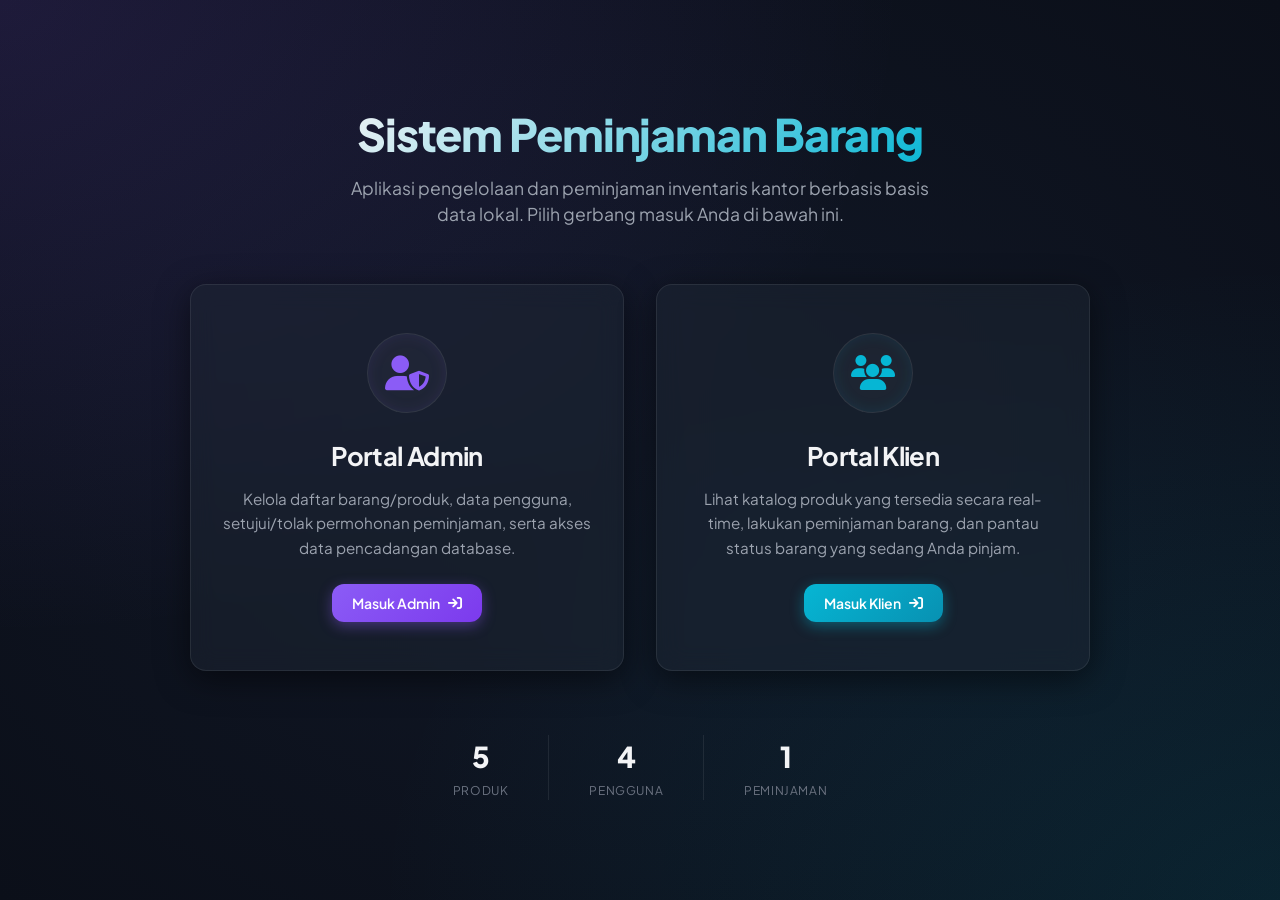
<file: index.html>
<!DOCTYPE html>
<html lang="id">
<head>
    <meta charset="UTF-8">
    <meta name="viewport" content="width=device-width, initial-scale=1.0">
    <title>Sistem Peminjaman Barang | Beranda</title>
    <!-- FontAwesome for Premium Icons -->
    <link rel="stylesheet" href="https://cdnjs.cloudflare.com/ajax/libs/font-awesome/6.4.0/css/all.min.css">
    <!-- Shared Style System -->
    <link rel="stylesheet" href="shared.css">
    <style>
        .portal-container {
            display: flex;
            flex-direction: column;
            align-items: center;
            justify-content: center;
            min-height: 100vh;
            padding: 2rem;
            position: relative;
        }

        .portal-header {
            text-align: center;
            margin-bottom: 3.5rem;
            animation: fadeInDown 0.8s ease-out;
        }

        .portal-header h1 {
            font-size: 2.8rem;
            font-weight: 800;
            background: linear-gradient(135deg, var(--text-primary), var(--secondary));
            -webkit-background-clip: text;
            -webkit-text-fill-color: transparent;
            margin-bottom: 0.5rem;
        }

        .portal-header p {
            color: var(--text-secondary);
            font-size: 1.1rem;
            font-weight: 400;
            max-width: 600px;
        }

        .portal-cards {
            display: grid;
            grid-template-columns: 1fr;
            gap: 2rem;
            width: 100%;
            max-width: 900px;
            animation: fadeInUp 0.8s ease-out 0.2s both;
        }

        @media (min-width: 768px) {
            .portal-cards {
                grid-template-columns: 1fr 1fr;
            }
        }

        .portal-card {
            padding: 3rem 2rem;
            display: flex;
            flex-direction: column;
            align-items: center;
            text-align: center;
            cursor: pointer;
            position: relative;
            overflow: hidden;
            border-radius: var(--radius-lg);
        }

        .portal-card::before {
            content: '';
            position: absolute;
            top: 0;
            left: 0;
            width: 100%;
            height: 100%;
            background: linear-gradient(135deg, var(--primary-glow), transparent);
            opacity: 0;
            transition: opacity 0.4s ease;
            z-index: 0;
        }

        .portal-card:hover::before {
            opacity: 1;
        }

        .portal-card-klien::before {
            background: linear-gradient(135deg, var(--secondary-glow), transparent);
        }

        .portal-card * {
            position: relative;
            z-index: 1;
        }

        .portal-icon-wrapper {
            width: 80px;
            height: 80px;
            border-radius: 50%;
            display: flex;
            align-items: center;
            justify-content: center;
            font-size: 2.2rem;
            margin-bottom: 1.5rem;
            background: rgba(255, 255, 255, 0.03);
            border: 1px solid var(--border-color);
            transition: all 0.4s cubic-bezier(0.4, 0, 0.2, 1);
        }

        .portal-card:hover .portal-icon-wrapper {
            transform: scale(1.1) rotate(5deg);
        }

        .portal-card-admin .portal-icon-wrapper {
            color: var(--primary);
            box-shadow: inset 0 0 15px rgba(139, 92, 246, 0.1);
        }

        .portal-card-admin:hover .portal-icon-wrapper {
            background: var(--primary);
            color: white;
            box-shadow: 0 0 25px var(--primary-glow);
            border-color: var(--primary);
        }

        .portal-card-klien .portal-icon-wrapper {
            color: var(--secondary);
            box-shadow: inset 0 0 15px rgba(6, 182, 212, 0.1);
        }

        .portal-card-klien:hover .portal-icon-wrapper {
            background: var(--secondary);
            color: white;
            box-shadow: 0 0 25px var(--secondary-glow);
            border-color: var(--secondary);
        }

        .portal-card h2 {
            font-size: 1.6rem;
            margin-bottom: 0.75rem;
            color: var(--text-primary);
        }

        .portal-card p {
            color: var(--text-secondary);
            font-size: 0.95rem;
            margin-bottom: 1.5rem;
            line-height: 1.6;
        }

        .portal-stats {
            margin-top: 4rem;
            display: flex;
            gap: 2.5rem;
            animation: fadeIn 1s ease-out 0.4s both;
        }

        .stat-item {
            text-align: center;
        }

        .stat-val {
            font-size: 1.8rem;
            font-weight: 800;
            color: var(--text-primary);
        }

        .stat-label {
            font-size: 0.75rem;
            color: var(--text-muted);
            text-transform: uppercase;
            letter-spacing: 0.05em;
            margin-top: 0.25rem;
        }

        .divider {
            width: 1px;
            background: var(--border-color);
        }

        @keyframes fadeInDown {
            from { opacity: 0; transform: translateY(-20px); }
            to { opacity: 1; transform: translateY(0); }
        }

        @keyframes fadeInUp {
            from { opacity: 0; transform: translateY(20px); }
            to { opacity: 1; transform: translateY(0); }
        }

        @keyframes fadeIn {
            from { opacity: 0; }
            to { opacity: 1; }
        }
    </style>
</head>
<body>

    <div class="portal-container">
        <!-- Header -->
        <header class="portal-header">
            <h1>Sistem Peminjaman Barang</h1>
            <p>Aplikasi pengelolaan dan peminjaman inventaris kantor berbasis basis data lokal. Pilih gerbang masuk Anda di bawah ini.</p>
        </header>

        <!-- Selection Cards -->
        <div class="portal-cards">
            <!-- Card Admin -->
            <div class="portal-card portal-card-admin glass-panel glass-card" onclick="location.href='admin/index.html'">
                <div class="portal-icon-wrapper">
                    <i class="fa-solid fa-user-shield"></i>
                </div>
                <h2>Portal Admin</h2>
                <p>Kelola daftar barang/produk, data pengguna, setujui/tolak permohonan peminjaman, serta akses data pencadangan database.</p>
                <button class="btn btn-primary">Masuk Admin <i class="fa-solid fa-arrow-right-to-bracket"></i></button>
            </div>

            <!-- Card Klien -->
            <div class="portal-card portal-card-klien glass-panel glass-card" onclick="location.href='klien/index.html'">
                <div class="portal-icon-wrapper">
                    <i class="fa-solid fa-users"></i>
                </div>
                <h2>Portal Klien</h2>
                <p>Lihat katalog produk yang tersedia secara real-time, lakukan peminjaman barang, dan pantau status barang yang sedang Anda pinjam.</p>
                <button class="btn btn-secondary">Masuk Klien <i class="fa-solid fa-arrow-right-to-bracket"></i></button>
            </div>
        </div>

        <!-- Real-time Stats from LocalStorage -->
        <div class="portal-stats">
            <div class="stat-item">
                <div class="stat-val" id="stat-produk">0</div>
                <div class="stat-label">Produk</div>
            </div>
            <div class="divider"></div>
            <div class="stat-item">
                <div class="stat-val" id="stat-pengguna">0</div>
                <div class="stat-label">Pengguna</div>
            </div>
            <div class="divider"></div>
            <div class="stat-item">
                <div class="stat-val" id="stat-peminjaman">0</div>
                <div class="stat-label">Peminjaman</div>
            </div>
        </div>
    </div>

    <!-- DB JS Reference -->
    <script src="js/db.js"></script>
    <script>
        function updatePortalStats() {
            try {
                const prodCount = dbProduct.getAll().length;
                const userCount = dbUser.getAll().length;
                const loanCount = dbRequest.getAll().filter(r => r.IS_PINJAM).length;
                
                document.getElementById('stat-produk').innerText = prodCount;
                document.getElementById('stat-pengguna').innerText = userCount;
                document.getElementById('stat-peminjaman').innerText = loanCount;
            } catch (e) {
                console.error("Failed to load portal stats", e);
            }
        }
        
        // Initial load
        updatePortalStats();
        
        // Listen for changes
        window.addEventListener('storage', updatePortalStats);
    </script>
</body>
</html>
</file>
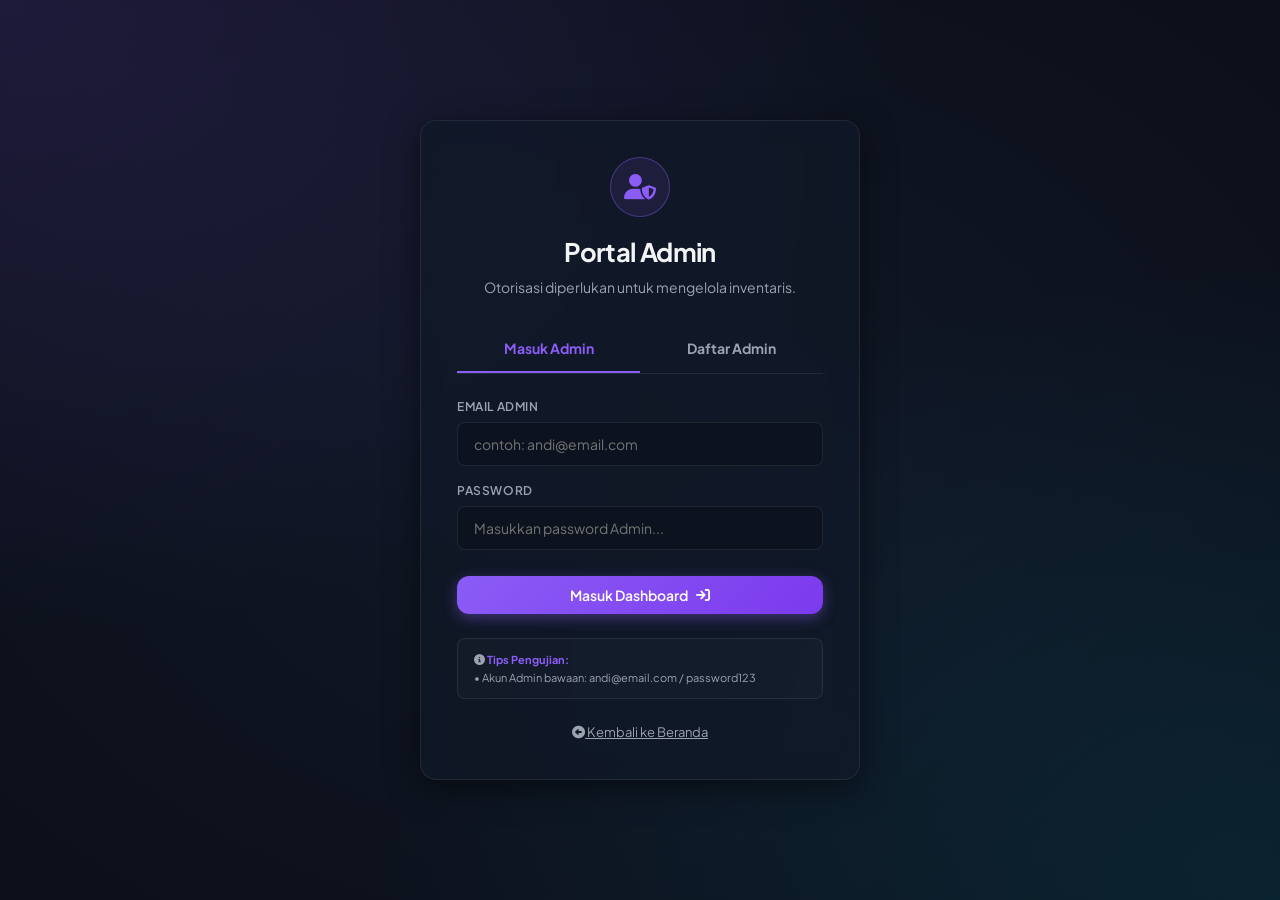
<file: admin/panel admin.html>
<!DOCTYPE html>
<html lang="id">
<head>
    <meta charset="UTF-8">
    <meta name="viewport" content="width=device-width, initial-scale=1.0">
    <title>Sistem Peminjaman Barang | Panel Admin</title>
    <!-- FontAwesome -->
    <link rel="stylesheet" href="https://cdnjs.cloudflare.com/ajax/libs/font-awesome/6.4.0/css/all.min.css">
    <!-- Style Systems -->
    <link rel="stylesheet" href="../shared.css">
    <link rel="stylesheet" href="admin.css">
</head>
<body>

    <!-- AUTHENTICATION VIEW -->
    <div class="auth-wrapper" id="auth-view">
        <div class="glass-panel auth-card">
            <div class="auth-header">
                <div class="auth-logo">
                    <i class="fa-solid fa-user-shield"></i>
                </div>
                <h2>Portal Admin</h2>
                <p>Otorisasi diperlukan untuk mengelola inventaris.</p>
            </div>

            <!-- Tab Headers -->
            <div class="auth-tabs">
                <div class="auth-tab active" id="tab-login" onclick="toggleAuthTab('login')">Masuk Admin</div>
                <div class="auth-tab" id="tab-register" onclick="toggleAuthTab('register')">Daftar Admin</div>
            </div>

            <!-- Form Login -->
            <form class="auth-form active" id="form-login" onsubmit="handleLoginSubmit(event)">
                <div>
                    <label for="login-email">Email Admin</label>
                    <input type="email" id="login-email" placeholder="contoh: andi@email.com" required>
                </div>
                <div>
                    <label for="login-password">Password</label>
                    <input type="password" id="login-password" placeholder="Masukkan password Admin..." required>
                </div>
                <button type="submit" class="btn btn-primary" style="margin-top: 10px; width:100%;">
                    Masuk Dashboard <i class="fa-solid fa-arrow-right-to-bracket"></i>
                </button>
            </form>

            <!-- Form Register -->
            <form class="auth-form" id="form-register" onsubmit="handleRegisterSubmit(event)">
                <div>
                    <label for="reg-nama">Nama Lengkap Admin</label>
                    <input type="text" id="reg-nama" placeholder="Nama lengkap Anda..." required>
                </div>
                <div>
                    <label for="reg-email">Alamat Email</label>
                    <input type="email" id="reg-email" placeholder="contoh: admin@email.com" required>
                </div>
                <div>
                    <label for="reg-password">Password</label>
                    <input type="password" id="reg-password" placeholder="Buat password baru..." required>
                </div>
                <button type="submit" class="btn btn-primary" style="margin-top: 10px; width:100%;">
                    Daftar & Masuk <i class="fa-solid fa-user-shield"></i>
                </button>
            </form>

            <!-- Helper Hint Box for Evaluator -->
            <div class="auth-hint">
                <i class="fa-solid fa-info-circle"></i> <strong>Tips Pengujian:</strong><br>
                • Akun Admin bawaan: <code>andi@email.com</code> / <code>password123</code>
            </div>
            
            <div style="text-align: center; margin-top: 20px;">
                <a href="../index.html" style="font-size: 13px; color: var(--text-secondary); text-decoration: underline;">
                    <i class="fa-solid fa-circle-left"></i> Kembali ke Beranda
                </a>
            </div>
        </div>
    </div>

    <!-- MAIN DASHBOARD PANEL (Shown only when logged in) -->
    <div class="admin-container" id="dashboard-view" style="display: none;">
        <!-- Sidebar Navigation -->
        <aside class="admin-sidebar glass-panel" style="border-radius: 0;">
            <div>
                <div class="sidebar-logo">
                    <i class="fa-solid fa-user-shield"></i>
                    <h1>Dashboard Admin</h1>
                </div>

                <!-- Admin Profile Badge -->
                <div style="padding: 10px 14px; background: rgba(0,0,0,0.25); border-radius: var(--radius-md); border: 1px solid var(--border-color); margin-bottom: 24px; display:flex; align-items:center; gap: 10px;" id="admin-profile-badge">
                    <i class="fa-solid fa-circle-user" style="color: var(--primary); font-size: 1.5rem;"></i>
                    <div style="display:flex; flex-direction:column; overflow:hidden; text-align:left;">
                        <span style="font-size: 13px; font-weight:700; color: var(--text-primary); text-overflow:ellipsis; white-space:nowrap; overflow:hidden;" id="admin-user-name">Admin Name</span>
                        <span style="font-size: 9px; text-transform:uppercase; color: var(--primary); font-weight:800; letter-spacing:0.05em;">Admin Utama</span>
                    </div>
                </div>
                
                <ul class="sidebar-menu">
                    <li class="sidebar-item active" onclick="switchView('dashboard')" id="menu-dashboard">
                        <i class="fa-solid fa-chart-pie"></i>
                        <span>Statistik</span>
                    </li>
                    <li class="sidebar-item" onclick="switchView('users')" id="menu-users">
                        <i class="fa-solid fa-users-gear"></i>
                        <span>Kelola Pengguna</span>
                    </li>
                    <li class="sidebar-item" onclick="switchView('products')" id="menu-products">
                        <i class="fa-solid fa-boxes-packing"></i>
                        <span>Kelola Produk</span>
                    </li>
                    <li class="sidebar-item" onclick="switchView('loans')" id="menu-loans">
                        <i class="fa-solid fa-handshake"></i>
                        <span>Transaksi Peminjaman</span>
                    </li>
                    <li class="sidebar-item" onclick="switchView('backup')" id="menu-backup">
                        <i class="fa-solid fa-database"></i>
                        <span>Backup & Ekspor SQL</span>
                    </li>
                </ul>
            </div>
            
            <div class="sidebar-footer">
                <button class="btn btn-danger" style="width: 100%; margin-bottom: 8px;" onclick="handleLogout()">
                    <i class="fa-solid fa-right-from-bracket"></i> <span>Keluar Admin</span>
                </button>
                <a href="../index.html" class="btn btn-outline" style="width: 100%;">
                    <i class="fa-solid fa-home"></i> <span>Kembali ke Portal</span>
                </a>
            </div>
        </aside>

        <!-- Main Workspace -->
        <main class="admin-main">
            
            <!-- VIEW: DASHBOARD STATS -->
            <section class="admin-view active" id="view-dashboard">
                <div class="view-header">
                    <h2>Ikhtisar Dashboard</h2>
                </div>
                
                <!-- Stats widgets -->
                <div class="dashboard-grid">
                    <div class="glass-panel stat-card">
                        <div class="stat-icon" style="background: rgba(139, 92, 246, 0.1); color: var(--primary);">
                            <i class="fa-solid fa-box"></i>
                        </div>
                        <div class="stat-info">
                            <span class="stat-title">Total Produk</span>
                            <span class="stat-number" id="widget-total-produk">0</span>
                        </div>
                    </div>
                    
                    <div class="glass-panel stat-card">
                        <div class="stat-icon" style="background: rgba(6, 182, 212, 0.1); color: var(--secondary);">
                            <i class="fa-solid fa-users"></i>
                        </div>
                        <div class="stat-info">
                            <span class="stat-title">Total Pengguna</span>
                            <span class="stat-number" id="widget-total-pengguna">0</span>
                        </div>
                    </div>
                    
                    <div class="glass-panel stat-card">
                        <div class="stat-icon" style="background: rgba(245, 158, 11, 0.1); color: var(--warning);">
                            <i class="fa-solid fa-receipt"></i>
                        </div>
                        <div class="stat-info">
                            <span class="stat-title">Peminjaman Aktif</span>
                            <span class="stat-number" id="widget-pinjam-aktif">0</span>
                        </div>
                    </div>
                    
                    <div class="glass-panel stat-card">
                        <div class="stat-icon" style="background: rgba(239, 68, 68, 0.1); color: var(--danger);">
                            <i class="fa-solid fa-triangle-exclamation"></i>
                        </div>
                        <div class="stat-info">
                            <span class="stat-title">Stok Habis / Kritis</span>
                            <span class="stat-number" id="widget-stok-kritis">0</span>
                        </div>
                    </div>
                </div>

                <!-- Live Logs / Quick requests -->
                <div class="glass-panel" style="padding: 24px;">
                    <h3 style="margin-bottom: 20px;"><i class="fa-solid fa-bell" style="color: var(--warning);"></i> Peminjaman Terbaru yang Masih Aktif</h3>
                    <div class="table-container">
                        <table class="data-table">
                            <thead>
                                <tr>
                                    <th>ID</th>
                                    <th>Nama Peminjam</th>
                                    <th>Nama Barang</th>
                                    <th>Jumlah Pinjam</th>
                                    <th>Status</th>
                                    <th>Aksi</th>
                                </tr>
                            </thead>
                            <tbody id="dashboard-active-loans-table">
                                <!-- Populated dynamically -->
                            </tbody>
                        </table>
                    </div>
                </div>
            </section>

            <!-- VIEW: USERS MANAGEMENT -->
            <section class="admin-view" id="view-users">
                <div class="view-header">
                    <h2>Manajemen Pengguna</h2>
                    <button class="btn btn-primary" onclick="openUserModal()">
                        <i class="fa-solid fa-user-plus"></i> Tambah Pengguna
                    </button>
                </div>
                
                <div class="glass-panel" style="padding: 24px;">
                    <!-- Filter and Search -->
                    <div style="display: flex; gap: 16px; margin-bottom: 20px; flex-wrap: wrap;">
                        <input type="text" id="user-search" placeholder="Cari nama atau email..." style="max-width: 300px;" oninput="renderUsersTable()">
                        <select id="user-role-filter" style="max-width: 180px;" onchange="renderUsersTable()">
                            <option value="">Semua Peran</option>
                            <option value="Klien">Klien</option>
                            <option value="Admin">Admin</option>
                        </select>
                    </div>
                    
                    <div class="table-container">
                        <table class="data-table">
                            <thead>
                                <tr>
                                    <th>ID</th>
                                    <th>Nama Lengkap</th>
                                    <th>Email</th>
                                    <th>Peran (Type)</th>
                                    <th>Aksi</th>
                                </tr>
                            </thead>
                            <tbody id="users-table-body">
                                <!-- Populated dynamically -->
                            </tbody>
                        </table>
                    </div>
                </div>
            </section>

            <!-- VIEW: PRODUCTS MANAGEMENT -->
            <section class="admin-view" id="view-products">
                <div class="view-header">
                    <h2>Manajemen Inventaris Produk</h2>
                    <button class="btn btn-secondary" onclick="openProductModal()">
                        <i class="fa-solid fa-plus"></i> Tambah Produk
                    </button>
                </div>
                
                <div class="glass-panel" style="padding: 24px;">
                    <!-- Filter and Search -->
                    <div style="display: flex; gap: 16px; margin-bottom: 20px; flex-wrap: wrap;">
                        <input type="text" id="product-search" placeholder="Cari nama produk..." style="max-width: 300px;" oninput="renderProductsTable()">
                        <select id="product-stock-filter" style="max-width: 180px;" onchange="renderProductsTable()">
                            <option value="">Semua Stok</option>
                            <option value="available">Tersedia (Stok > 0)</option>
                            <option value="empty">Habis (Stok = 0)</option>
                            <option value="critical">Kritis (Stok &le; 3)</option>
                        </select>
                    </div>
                    
                    <div class="table-container">
                        <table class="data-table">
                            <thead>
                                <tr>
                                    <th>ID</th>
                                    <th>Nama Produk</th>
                                    <th>Deskripsi</th>
                                    <th>Sisa Stok</th>
                                    <th>Aksi</th>
                                </tr>
                            </thead>
                            <tbody id="products-table-body">
                                <!-- Populated dynamically -->
                            </tbody>
                        </table>
                    </div>
                </div>
            </section>

            <!-- VIEW: LOANS LIST -->
            <section class="admin-view" id="view-loans">
                <div class="view-header">
                    <h2>Daftar Transaksi Peminjaman</h2>
                </div>
                
                <div class="glass-panel" style="padding: 24px;">
                    <!-- Filter and Search -->
                    <div style="display: flex; gap: 16px; margin-bottom: 20px; flex-wrap: wrap;">
                        <input type="text" id="loan-search" placeholder="Cari nama peminjam / barang..." style="max-width: 300px;" oninput="renderLoansTable()">
                        <select id="loan-status-filter" style="max-width: 180px;" onchange="renderLoansTable()">
                            <option value="">Semua Transaksi</option>
                            <option value="pinjam">Dipinjam (Aktif)</option>
                            <option value="kembali">Selesai (Dikembalikan)</option>
                        </select>
                    </div>
                    
                    <div class="table-container">
                        <table class="data-table">
                            <thead>
                                <tr>
                                    <th>ID</th>
                                    <th>Peminjam</th>
                                    <th>Barang</th>
                                    <th>Jumlah</th>
                                    <th>Status</th>
                                    <th>Aksi</th>
                                </tr>
                            </thead>
                            <tbody id="loans-table-body">
                                <!-- Populated dynamically -->
                            </tbody>
                        </table>
                    </div>
                </div>
            </section>

            <!-- VIEW: BACKUP & DATABASE MANAGER -->
            <section class="admin-view" id="view-backup">
                <div class="view-header">
                    <h2>Backup & Integrasi SQLite</h2>
                </div>
                
                <div class="backup-grid">
                    <!-- Export Box -->
                    <div class="glass-panel backup-card">
                        <h3><i class="fa-solid fa-file-export" style="color: var(--secondary);"></i> Ekspor Database</h3>
                        <p>Ekspor isi database local storage saat ini. Anda dapat mengunduh format SQL dump (.sql) untuk diimpor langsung ke file <code>data_base.db</code> asli Anda lewat terminal/SQLite CLI.</p>
                        
                        <div style="display: flex; gap: 12px; margin-top: 10px; flex-wrap: wrap;">
                            <button class="btn btn-secondary" onclick="exportDatabaseSQL()">
                                <i class="fa-solid fa-file-code"></i> Ekspor ke file SQL (.sql)
                            </button>
                            <button class="btn btn-outline" onclick="exportDatabaseJSON()">
                                <i class="fa-solid fa-file-lines"></i> Backup JSON (.json)
                            </button>
                        </div>
                    </div>
                    
                    <!-- Import Box -->
                    <div class="glass-panel backup-card">
                        <h3><i class="fa-solid fa-file-import" style="color: var(--primary);"></i> Impor Database JSON</h3>
                        <p>Pulihkan data aplikasi Anda dari file backup JSON sebelumnya. Mengimpor file akan menimpa data yang tersimpan sekarang.</p>
                        
                        <div style="display: flex; flex-direction: column; gap: 12px; margin-top: 10px;">
                            <input type="file" id="import-file-input" accept=".json" style="padding: 8px;">
                            <button class="btn btn-primary" onclick="importDatabaseJSON()">
                                <i class="fa-solid fa-upload"></i> Impor Backup JSON
                            </button>
                        </div>
                    </div>
                    
                    <!-- Danger Zone -->
                    <div class="glass-panel backup-card" style="grid-column: 1 / -1; border-color: rgba(239, 68, 68, 0.3);">
                        <h3 style="color: var(--danger);"><i class="fa-solid fa-triangle-exclamation"></i> Zona Bahaya</h3>
                        <p>Mereset database akan menghapus seluruh modifikasi data Anda (pengguna, produk, riwayat transaksi) dan memulihkannya ke mock data bawaan sistem mula-mula.</p>
                        
                        <div style="margin-top: 10px;">
                            <button class="btn btn-danger" onclick="resetDatabaseToDefault()">
                                <i class="fa-solid fa-rotate-left"></i> Reset Database ke Default
                            </button>
                        </div>
                    </div>
                </div>
            </section>
            
        </main>
    </div>

    <!-- MODAL: ADD/EDIT USER -->
    <div class="modal-backdrop" id="user-modal">
        <div class="modal-content glass-panel" style="background-color: var(--bg-panel-solid);">
            <div class="modal-header">
                <h3 id="user-modal-title">Tambah Pengguna Baru</h3>
                <button class="modal-close" onclick="closeUserModal()">&times;</button>
            </div>
            
            <input type="hidden" id="user-modal-id">
            <div style="display: flex; flex-direction: column; gap: 16px;">
                <div>
                    <label for="user-modal-nama">Nama Lengkap</label>
                    <input type="text" id="user-modal-nama" placeholder="Masukkan nama pengguna..." required>
                </div>
                <div>
                    <label for="user-modal-email">Email</label>
                    <input type="email" id="user-modal-email" placeholder="contoh: user@mail.com">
                </div>
                <div>
                    <label for="user-modal-password">Password Baru</label>
                    <input type="password" id="user-modal-password" placeholder="Masukkan password (default: password123)...">
                </div>
                <div>
                    <label for="user-modal-type">Peran (Type)</label>
                    <select id="user-modal-type">
                        <option value="Klien" selected>Klien</option>
                        <option value="Admin">Admin</option>
                    </select>
                </div>
            </div>
            
            <div class="modal-footer">
                <button class="btn btn-outline" onclick="closeUserModal()">Batal</button>
                <button class="btn btn-primary" onclick="submitUserForm()">Simpan Data</button>
            </div>
        </div>
    </div>

    <!-- MODAL: ADD/EDIT PRODUCT -->
    <div class="modal-backdrop" id="product-modal">
        <div class="modal-content glass-panel" style="background-color: var(--bg-panel-solid);">
            <div class="modal-header">
                <h3 id="product-modal-title">Tambah Produk Inventaris</h3>
                <button class="modal-close" onclick="closeProductModal()">&times;</button>
            </div>
            
            <input type="hidden" id="product-modal-id">
            <div style="display: flex; flex-direction: column; gap: 16px;">
                <div>
                    <label for="product-modal-nama">Nama Produk / Barang</label>
                    <input type="text" id="product-modal-nama" placeholder="Masukkan nama barang..." required>
                </div>
                <div>
                    <label for="product-modal-stok">Sisa Stok Awal</label>
                    <input type="number" id="product-modal-stok" min="0" value="0" required>
                </div>
                <div>
                    <label for="product-modal-deskripsi">Deskripsi Singkat</label>
                    <textarea id="product-modal-deskripsi" rows="3" placeholder="Deskripsikan kondisi, merk, spesifikasi barang..."></textarea>
                </div>
            </div>
            
            <div class="modal-footer">
                <button class="btn btn-outline" onclick="closeProductModal()">Batal</button>
                <button class="btn btn-secondary" onclick="submitProductForm()">Simpan Produk</button>
            </div>
        </div>
    </div>

    <!-- Script imports -->
    <script src="../js/db.js"></script>
    <script src="admin.js"></script>
</body>
</html>
</file>
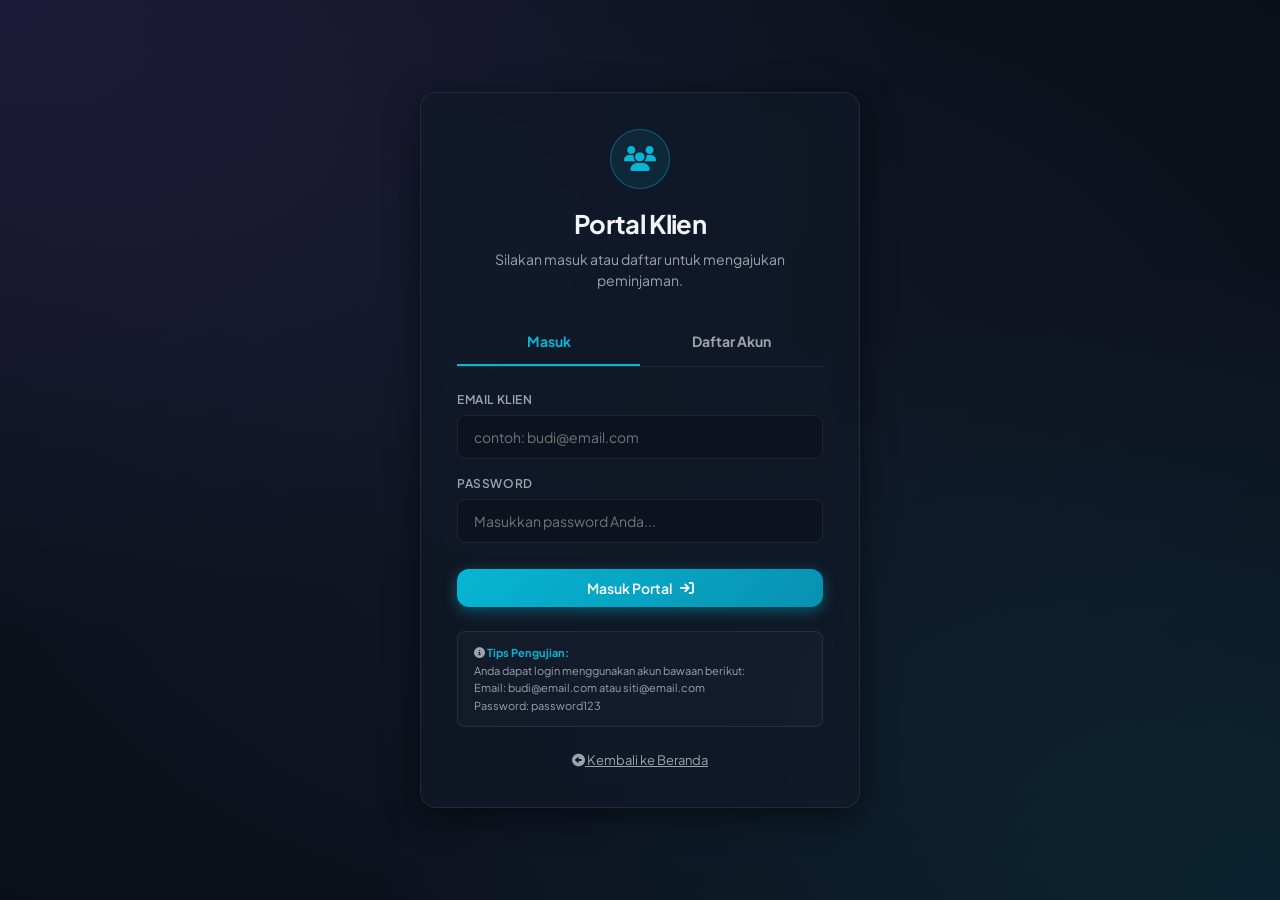
<file: klien/peminjaman.html>
<!DOCTYPE html>
<html lang="id">

<head>
    <meta charset="UTF-8">
    <meta name="viewport" content="width=device-width, initial-scale=1.0">
    <title>Sistem Peminjaman Barang | Portal Klien</title>
    <!-- FontAwesome -->
    <link rel="stylesheet" href="https://cdnjs.cloudflare.com/ajax/libs/font-awesome/6.4.0/css/all.min.css">
    <!-- Style Systems -->
    <link rel="stylesheet" href="../shared.css">
    <link rel="stylesheet" href="klien.css">
</head>

<body>

    <!-- AUTHENTICATION VIEW -->
    <div class="auth-wrapper" id="auth-view">
        <div class="glass-panel auth-card">
            <div class="auth-header">
                <div class="auth-logo">
                    <i class="fa-solid fa-users"></i>
                </div>
                <h2>Portal Klien</h2>
                <p>Silakan masuk atau daftar untuk mengajukan peminjaman.</p>
            </div>

            <!-- Tab Headers -->
            <div class="auth-tabs">
                <div class="auth-tab active" id="tab-login" onclick="toggleAuthTab('login')">Masuk</div>
                <div class="auth-tab" id="tab-register" onclick="toggleAuthTab('register')">Daftar Akun</div>
            </div>

            <!-- Form Login -->
            <form class="auth-form active" id="form-login" onsubmit="handleLoginSubmit(event)">
                <div>
                    <label for="login-email">Email Klien</label>
                    <input type="email" id="login-email" placeholder="contoh: budi@email.com" required>
                </div>
                <div>
                    <label for="login-password">Password</label>
                    <input type="password" id="login-password" placeholder="Masukkan password Anda..." required>
                </div>
                <button type="submit" class="btn btn-secondary" style="margin-top: 10px; width:100%;">
                    Masuk Portal <i class="fa-solid fa-arrow-right-to-bracket"></i>
                </button>
            </form>

            <!-- Form Register -->
            <form class="auth-form" id="form-register" onsubmit="handleRegisterSubmit(event)">
                <div>
                    <label for="reg-nama">Nama Lengkap</label>
                    <input type="text" id="reg-nama" placeholder="Nama lengkap Anda..." required>
                </div>
                <div>
                    <label for="reg-email">Alamat Email</label>
                    <input type="email" id="reg-email" placeholder="contoh: budi@email.com" required>
                </div>
                <div>
                    <label for="reg-password">Password</label>
                    <input type="password" id="reg-password" placeholder="Buat password baru..." required>
                </div>
                <button type="submit" class="btn btn-primary" style="margin-top: 10px; width:100%;">
                    Daftar & Masuk <i class="fa-solid fa-user-plus"></i>
                </button>
            </form>

            <!-- Helper Hint Box for Evaluator -->
            <div class="auth-hint">
                <i class="fa-solid fa-info-circle"></i> <strong>Tips Pengujian:</strong><br>
                Anda dapat login menggunakan akun bawaan berikut:<br>
                Email: <code>budi@email.com</code> atau <code>siti@email.com</code><br>
                Password: <code>password123</code>
            </div>

            <div style="text-align: center; margin-top: 20px;">
                <a href="../index.html"
                    style="font-size: 13px; color: var(--text-secondary); text-decoration: underline;">
                    <i class="fa-solid fa-circle-left"></i> Kembali ke Beranda
                </a>
            </div>
        </div>
    </div>

    <!-- MAIN DASHBOARD VIEW (Shown only when logged in) -->
    <div class="klien-container" id="dashboard-view" style="display: none;">
        <!-- Navigation Header -->
        <header class="klien-header glass-panel">
            <div class="klien-title">
                <a href="../index.html" title="Kembali ke Beranda"><i class="fa-solid fa-arrow-left"></i></a>
                <h1>Portal Peminjaman Klien</h1>
            </div>

            <!-- User Profile Widget with Logout -->
            <div class="user-profile-widget">
                <div style="display: flex; align-items: center; gap: 10px;">
                    <i class="fa-solid fa-circle-user" style="color: var(--secondary); font-size: 1.5rem;"></i>
                    <div class="user-profile-info">
                        <span class="user-profile-name" id="session-user-name">Nama Pengguna</span>
                        <span class="user-profile-role">Klien</span>
                    </div>
                </div>
                <button class="btn btn-outline" style="padding: 6px 12px; font-size: 12px;" onclick="handleLogout()">
                    <i class="fa-solid fa-right-from-bracket"></i> Keluar
                </button>
            </div>
        </header>

        <!-- Main Workspace -->
        <div class="klien-layout">
            <!-- Catalog (Left Pane) -->
            <main class="catalog-section glass-panel">
                <div
                    style="display: flex; justify-content: space-between; align-items: center; flex-wrap: wrap; gap: 16px; margin-bottom: 24px;">
                    <h2 class="section-title" style="margin-bottom: 0;">
                        <i class="fa-solid fa-boxes-stacked"></i> Katalog Barang
                    </h2>
                    <!-- Search Input -->
                    <div style="position: relative; max-width: 300px; width: 100%;">
                        <i class="fa-solid fa-magnifying-glass"
                            style="position: absolute; left: 14px; top: 50%; transform: translateY(-50%); color: var(--text-secondary);"></i>
                        <input type="text" id="search-input" placeholder="Cari nama barang..."
                            style="padding-left: 40px;" oninput="renderCatalog()">
                    </div>
                </div>

                <!-- Products Grid -->
                <div class="catalog-grid" id="catalog-grid">
                    <!-- Populated dynamically via JS -->
                </div>
            </main>

            <!-- Sidebar (Right Pane) -->
            <aside class="history-section glass-panel">
                <h2 class="section-title">
                    <i class="fa-solid fa-clock-rotate-left"></i> Riwayat Pinjaman Anda
                </h2>

                <!-- History List -->
                <div class="history-list" id="history-list">
                    <!-- Populated dynamically via JS -->
                </div>
            </aside>
        </div>
    </div>

    <!-- Borrow Modal Dialog -->
    <div class="modal-backdrop" id="borrow-modal">
        <div class="modal-content glass-panel" style="background-color: var(--bg-panel-solid);">
            <div class="modal-header">
                <h3 style="display: flex; align-items: center; gap: 8px;">
                    <i class="fa-solid fa-hand-holding-hand" style="color: var(--secondary);"></i> Pinjam Barang
                </h3>
                <button class="modal-close" onclick="closeBorrowModal()">&times;</button>
            </div>

            <div style="display: flex; flex-direction: column; gap: 16px;">
                <div>
                    <label>Nama Barang</label>
                    <input type="text" id="modal-product-name" readonly
                        style="background: rgba(255,255,255,0.05); color: var(--text-secondary);">
                </div>

                <div style="display: grid; grid-template-columns: 1fr 1fr; gap: 12px;">
                    <div>
                        <label>Stok Tersedia</label>
                        <input type="text" id="modal-product-stock" readonly
                            style="background: rgba(255,255,255,0.05); color: var(--text-secondary);">
                    </div>
                    <div>
                        <label>Peminjam</label>
                        <input type="text" id="modal-user-name" readonly
                            style="background: rgba(255,255,255,0.05); color: var(--text-secondary);">
                    </div>
                </div>

                <div>
                    <label for="borrow-qty">Jumlah yang Dipinjam</label>
                    <input type="number" id="borrow-qty" min="1" value="1" oninput="validateQtyInput()">
                    <span id="qty-warning"
                        style="font-size: 11px; color: var(--danger); margin-top: 4px; display: none;"></span>
                </div>
            </div>

            <div class="modal-footer">
                <button class="btn btn-outline" onclick="closeBorrowModal()">Batal</button>
                <button class="btn btn-secondary" id="btn-submit-borrow" onclick="submitBorrow()">Konfirmasi
                    Pinjam</button>
            </div>
        </div>
    </div>

    <!-- Script imports -->
    <script src="../js/db.js"></script>
    <script src="klien.js"></script>
</body>

</html>
</file>
<file: shared.css>
@import url('https://fonts.googleapis.com/css2?family=Plus+Jakarta+Sans:wght@300;400;500;600;700;800&display=swap');

:root {
    /* Color Palette */
    --bg-base: #0b0f19;
    --bg-panel: rgba(17, 24, 39, 0.75);
    --bg-panel-solid: #111827;
    --bg-card: rgba(31, 41, 55, 0.45);
    --bg-card-hover: rgba(31, 41, 55, 0.7);
    --border-color: rgba(255, 255, 255, 0.08);
    --border-hover: rgba(255, 255, 255, 0.15);
    
    --primary: #8b5cf6; /* Purple */
    --primary-glow: rgba(139, 92, 246, 0.4);
    --secondary: #06b6d4; /* Cyan */
    --secondary-glow: rgba(6, 182, 212, 0.4);
    
    --text-primary: #f3f4f6;
    --text-secondary: #9ca3af;
    --text-muted: #6b7280;
    
    --success: #10b981;
    --success-glow: rgba(16, 185, 129, 0.2);
    --warning: #f59e0b;
    --warning-glow: rgba(245, 158, 11, 0.2);
    --danger: #ef4444;
    --danger-glow: rgba(239, 68, 68, 0.2);
    
    /* Layout Tokens */
    --radius-lg: 16px;
    --radius-md: 12px;
    --radius-sm: 8px;
    --shadow-main: 0 8px 32px 0 rgba(0, 0, 0, 0.5);
    --font-main: 'Plus Jakarta Sans', sans-serif;
    --blur-val: 12px;
}

* {
    margin: 0;
    padding: 0;
    box-sizing: border-box;
    font-family: var(--font-main);
}

body {
    background-color: var(--bg-base);
    background-image: 
        radial-gradient(at 0% 0%, rgba(139, 92, 246, 0.15) 0px, transparent 50%),
        radial-gradient(at 100% 100%, rgba(6, 182, 212, 0.12) 0px, transparent 50%),
        radial-gradient(at 50% 50%, rgba(17, 24, 39, 1) 0px, transparent 100%);
    background-attachment: fixed;
    color: var(--text-primary);
    min-height: 100vh;
    overflow-x: hidden;
    line-height: 1.5;
}

/* Custom Scrollbar */
::-webkit-scrollbar {
    width: 8px;
    height: 8px;
}

::-webkit-scrollbar-track {
    background: var(--bg-base);
}

::-webkit-scrollbar-thumb {
    background: rgba(255, 255, 255, 0.1);
    border-radius: 4px;
}

::-webkit-scrollbar-thumb:hover {
    background: rgba(255, 255, 255, 0.2);
}

/* Glassmorphism Class */
.glass-panel {
    background: var(--bg-panel);
    backdrop-filter: blur(var(--blur-val));
    -webkit-backdrop-filter: blur(var(--blur-val));
    border: 1px solid var(--border-color);
    box-shadow: var(--shadow-main);
    border-radius: var(--radius-lg);
}

.glass-card {
    background: var(--bg-card);
    border: 1px solid var(--border-color);
    border-radius: var(--radius-md);
    transition: all 0.3s cubic-bezier(0.4, 0, 0.2, 1);
}

.glass-card:hover {
    background: var(--bg-card-hover);
    border-color: var(--border-hover);
    transform: translateY(-2px);
    box-shadow: 0 10px 20px rgba(0, 0, 0, 0.2);
}

/* Common UI Elements */
h1, h2, h3, h4, h5, h6 {
    font-weight: 700;
    letter-spacing: -0.025em;
}

a {
    color: inherit;
    text-decoration: none;
}

/* Form inputs & controls */
input, select, textarea {
    width: 100%;
    padding: 12px 16px;
    background: rgba(0, 0, 0, 0.2);
    border: 1px solid var(--border-color);
    border-radius: var(--radius-sm);
    color: var(--text-primary);
    font-size: 14px;
    outline: none;
    transition: border-color 0.2s, box-shadow 0.2s;
}

input:focus, select:focus, textarea:focus {
    border-color: var(--primary);
    box-shadow: 0 0 0 3px var(--primary-glow);
}

label {
    display: block;
    margin-bottom: 6px;
    font-size: 12px;
    font-weight: 600;
    text-transform: uppercase;
    letter-spacing: 0.05em;
    color: var(--text-secondary);
}

/* Buttons */
.btn {
    display: inline-flex;
    align-items: center;
    justify-content: center;
    gap: 8px;
    padding: 10px 20px;
    border-radius: var(--radius-md);
    font-weight: 600;
    font-size: 14px;
    cursor: pointer;
    border: none;
    transition: all 0.2s cubic-bezier(0.4, 0, 0.2, 1);
}

.btn:active {
    transform: scale(0.98);
}

.btn-primary {
    background: linear-gradient(135deg, var(--primary), #7c3aed);
    color: white;
    box-shadow: 0 4px 14px var(--primary-glow);
}

.btn-primary:hover {
    filter: brightness(1.1);
    box-shadow: 0 6px 20px var(--primary-glow);
}

.btn-secondary {
    background: linear-gradient(135deg, var(--secondary), #0891b2);
    color: white;
    box-shadow: 0 4px 14px var(--secondary-glow);
}

.btn-secondary:hover {
    filter: brightness(1.1);
    box-shadow: 0 6px 20px var(--secondary-glow);
}

.btn-danger {
    background: linear-gradient(135deg, var(--danger), #dc2626);
    color: white;
    box-shadow: 0 4px 14px var(--danger-glow);
}

.btn-danger:hover {
    filter: brightness(1.1);
    box-shadow: 0 6px 20px var(--danger-glow);
}

.btn-outline {
    background: transparent;
    border: 1px solid var(--border-color);
    color: var(--text-primary);
}

.btn-outline:hover {
    background: rgba(255, 255, 255, 0.05);
    border-color: var(--border-hover);
}

/* Badges */
.badge {
    display: inline-flex;
    align-items: center;
    padding: 4px 8px;
    border-radius: 9999px;
    font-size: 11px;
    font-weight: 700;
    text-transform: uppercase;
    letter-spacing: 0.05em;
}

.badge-success {
    background: rgba(16, 185, 129, 0.15);
    color: var(--success);
    border: 1px solid rgba(16, 185, 129, 0.2);
}

.badge-warning {
    background: rgba(245, 158, 11, 0.15);
    color: var(--warning);
    border: 1px solid rgba(245, 158, 11, 0.2);
}

.badge-danger {
    background: rgba(239, 68, 68, 0.15);
    color: var(--danger);
    border: 1px solid rgba(239, 68, 68, 0.2);
}

.badge-primary {
    background: rgba(139, 92, 246, 0.15);
    color: var(--primary);
    border: 1px solid rgba(139, 92, 246, 0.2);
}

.badge-secondary {
    background: rgba(6, 182, 212, 0.15);
    color: var(--secondary);
    border: 1px solid rgba(6, 182, 212, 0.2);
}

/* Dialog / Modal */
.modal-backdrop {
    position: fixed;
    top: 0;
    left: 0;
    right: 0;
    bottom: 0;
    background: rgba(0, 0, 0, 0.6);
    backdrop-filter: blur(4px);
    display: flex;
    align-items: center;
    justify-content: center;
    z-index: 1000;
    opacity: 0;
    pointer-events: none;
    transition: opacity 0.3s ease;
}

.modal-backdrop.active {
    opacity: 1;
    pointer-events: auto;
}

.modal-content {
    width: 100%;
    max-width: 500px;
    padding: 28px;
    border-radius: var(--radius-lg);
    transform: translateY(20px);
    transition: transform 0.3s cubic-bezier(0.34, 1.56, 0.64, 1);
}

.modal-backdrop.active .modal-content {
    transform: translateY(0);
}

.modal-header {
    display: flex;
    justify-content: space-between;
    align-items: center;
    margin-bottom: 20px;
}

.modal-close {
    background: none;
    border: none;
    color: var(--text-secondary);
    font-size: 20px;
    cursor: pointer;
}

.modal-close:hover {
    color: var(--text-primary);
}

.modal-footer {
    display: flex;
    justify-content: flex-end;
    gap: 12px;
    margin-top: 24px;
}
</file>
<file: admin/admin.css>
.admin-container {
    display: flex;
    min-height: 100vh;
}

/* Sidebar Navigation */
.admin-sidebar {
    width: 260px;
    padding: 30px 20px;
    display: flex;
    flex-direction: column;
    justify-content: space-between;
    border-right: 1px solid var(--border-color);
    position: fixed;
    height: 100vh;
    z-index: 100;
}

.sidebar-logo {
    display: flex;
    align-items: center;
    gap: 12px;
    margin-bottom: 40px;
}

.sidebar-logo i {
    font-size: 1.8rem;
    color: var(--primary);
}

.sidebar-logo h1 {
    font-size: 1.2rem;
    font-weight: 800;
    background: linear-gradient(135deg, var(--text-primary), var(--primary));
    -webkit-background-clip: text;
    -webkit-text-fill-color: transparent;
}

.sidebar-menu {
    list-style: none;
    display: flex;
    flex-direction: column;
    gap: 8px;
    flex-grow: 1;
}

.sidebar-item {
    display: flex;
    align-items: center;
    gap: 14px;
    padding: 12px 16px;
    border-radius: var(--radius-md);
    cursor: pointer;
    font-size: 14px;
    font-weight: 600;
    color: var(--text-secondary);
    transition: all 0.2s ease;
}

.sidebar-item:hover {
    color: var(--text-primary);
    background: rgba(255, 255, 255, 0.03);
}

.sidebar-item.active {
    color: white;
    background: var(--primary);
    box-shadow: 0 4px 12px var(--primary-glow);
}

.sidebar-footer {
    display: flex;
    flex-direction: column;
    gap: 12px;
}

/* Main Content Area */
.admin-main {
    flex-grow: 1;
    margin-left: 260px;
    padding: 40px;
    min-height: 100vh;
    overflow-y: auto;
}

/* Views Wrapper */
.admin-view {
    display: none;
    animation: fadeIn 0.4s ease-in-out;
}

.admin-view.active {
    display: block;
}

.view-header {
    display: flex;
    justify-content: space-between;
    align-items: center;
    margin-bottom: 30px;
    flex-wrap: wrap;
    gap: 16px;
}

.view-header h2 {
    font-size: 1.8rem;
    color: var(--text-primary);
}

/* Dashboard Statistics Widgets */
.dashboard-grid {
    display: grid;
    grid-template-columns: repeat(auto-fit, minmax(220px, 1fr));
    gap: 20px;
    margin-bottom: 40px;
}

.stat-card {
    padding: 24px;
    display: flex;
    align-items: center;
    gap: 20px;
}

.stat-icon {
    width: 56px;
    height: 56px;
    border-radius: var(--radius-md);
    display: flex;
    align-items: center;
    justify-content: center;
    font-size: 1.5rem;
}

.stat-info {
    display: flex;
    flex-direction: column;
}

.stat-title {
    font-size: 12px;
    color: var(--text-secondary);
    text-transform: uppercase;
    letter-spacing: 0.05em;
    font-weight: 600;
}

.stat-number {
    font-size: 24px;
    font-weight: 800;
    color: var(--text-primary);
    margin-top: 2px;
}

/* Data Table Styles */
.table-container {
    overflow-x: auto;
    border-radius: var(--radius-md);
    border: 1px solid var(--border-color);
}

.data-table {
    width: 100%;
    border-collapse: collapse;
    text-align: left;
    font-size: 14px;
    background: rgba(0, 0, 0, 0.15);
}

.data-table th {
    background: rgba(255, 255, 255, 0.02);
    padding: 16px 20px;
    font-weight: 700;
    color: var(--text-secondary);
    border-bottom: 1px solid var(--border-color);
    text-transform: uppercase;
    font-size: 11px;
    letter-spacing: 0.05em;
}

.data-table td {
    padding: 16px 20px;
    border-bottom: 1px solid var(--border-color);
    color: var(--text-primary);
    vertical-align: middle;
}

.data-table tr:last-child td {
    border-bottom: none;
}

.data-table tbody tr {
    transition: background-color 0.2s ease;
}

.data-table tbody tr:hover {
    background-color: rgba(255, 255, 255, 0.03);
}

/* Action Buttons inside Table */
.action-buttons {
    display: flex;
    gap: 8px;
}

.btn-icon {
    width: 32px;
    height: 32px;
    border-radius: var(--radius-sm);
    display: inline-flex;
    align-items: center;
    justify-content: center;
    font-size: 14px;
    cursor: pointer;
    border: 1px solid var(--border-color);
    background: rgba(255, 255, 255, 0.02);
    color: var(--text-secondary);
    transition: all 0.2s ease;
}

.btn-icon:hover {
    color: var(--text-primary);
    border-color: var(--border-hover);
    background: rgba(255, 255, 255, 0.05);
}

.btn-icon-edit:hover {
    color: var(--secondary);
    border-color: rgba(6, 182, 212, 0.4);
    background: rgba(6, 182, 212, 0.1);
}

.btn-icon-delete:hover {
    color: var(--danger);
    border-color: rgba(239, 68, 68, 0.4);
    background: rgba(239, 68, 68, 0.1);
}

/* Database Backup View Styling */
.backup-grid {
    display: grid;
    grid-template-columns: 1fr;
    gap: 24px;
}

@media (min-width: 768px) {
    .backup-grid {
        grid-template-columns: 1fr 1fr;
    }
}

.backup-card {
    padding: 30px;
    display: flex;
    flex-direction: column;
    gap: 16px;
}

.backup-card h3 {
    font-size: 1.25rem;
    display: flex;
    align-items: center;
    gap: 10px;
}

.backup-card p {
    color: var(--text-secondary);
    font-size: 14px;
    line-height: 1.6;
}

/* --- ADMIN AUTH VIEW --- */
.auth-wrapper {
    display: flex;
    align-items: center;
    justify-content: center;
    min-height: 100vh;
    padding: 20px;
}

.auth-card {
    width: 100%;
    max-width: 440px;
    padding: 36px;
    animation: authFadeIn 0.5s cubic-bezier(0.16, 1, 0.3, 1);
}

.auth-header {
    text-align: center;
    margin-bottom: 28px;
}

.auth-logo {
    width: 60px;
    height: 60px;
    border-radius: 50%;
    background: rgba(139, 92, 246, 0.1);
    color: var(--primary);
    display: flex;
    align-items: center;
    justify-content: center;
    font-size: 1.6rem;
    margin: 0 auto 16px;
    border: 1px solid var(--primary-glow);
}

.auth-header h2 {
    font-size: 1.6rem;
    margin-bottom: 6px;
}

.auth-header p {
    color: var(--text-secondary);
    font-size: 14px;
}

.auth-tabs {
    display: flex;
    border-bottom: 1px solid var(--border-color);
    margin-bottom: 24px;
}

.auth-tab {
    flex: 1;
    text-align: center;
    padding: 12px;
    font-size: 14px;
    font-weight: 700;
    cursor: pointer;
    color: var(--text-secondary);
    border-bottom: 2px solid transparent;
    transition: all 0.2s ease;
}

.auth-tab.active {
    color: var(--primary);
    border-color: var(--primary);
}

.auth-form {
    display: none;
}

.auth-form.active {
    display: flex;
    flex-direction: column;
    gap: 16px;
}

.auth-hint {
    margin-top: 24px;
    padding: 12px 16px;
    background: rgba(255, 255, 255, 0.02);
    border: 1px solid var(--border-color);
    border-radius: var(--radius-sm);
    font-size: 11px;
    color: var(--text-secondary);
    line-height: 1.6;
}

.auth-hint strong {
    color: var(--primary);
}

@keyframes authFadeIn {
    from { opacity: 0; transform: translateY(20px); }
    to { opacity: 1; transform: translateY(0); }
}

/* Responsive Hide for Sidebar */
@media (max-width: 768px) {
    .admin-sidebar {
        width: 70px;
        padding: 20px 10px;
    }
    
    .sidebar-logo h1, 
    .sidebar-item span,
    .sidebar-footer .btn span {
        display: none;
    }
    
    .sidebar-logo {
        justify-content: center;
        margin-bottom: 24px;
    }
    
    .sidebar-item {
        justify-content: center;
        padding: 12px;
    }
    
    .admin-main {
        margin-left: 70px;
        padding: 20px;
    }
}

@keyframes fadeIn {
    from { opacity: 0; transform: translateY(10px); }
    to { opacity: 1; transform: translateY(0); }
}
</file>
<file: klien/klien.css>
.klien-container {
    max-width: 1300px;
    margin: 0 auto;
    padding: 24px;
}

.klien-header {
    display: flex;
    flex-direction: column;
    justify-content: space-between;
    align-items: center;
    padding: 20px;
    margin-bottom: 24px;
    gap: 16px;
}

@media (min-width: 768px) {
    .klien-header {
        flex-direction: row;
    }
}

.klien-title {
    display: flex;
    align-items: center;
    gap: 12px;
}

.klien-title i {
    color: var(--secondary);
    font-size: 1.8rem;
}

.klien-title h1 {
    font-size: 1.6rem;
    background: linear-gradient(135deg, var(--text-primary), var(--secondary));
    -webkit-background-clip: text;
    -webkit-text-fill-color: transparent;
}

.user-profile-widget {
    display: flex;
    align-items: center;
    gap: 16px;
    background: rgba(0, 0, 0, 0.2);
    padding: 8px 16px;
    border-radius: var(--radius-md);
    border: 1px solid var(--border-color);
}

.user-profile-info {
    display: flex;
    flex-direction: column;
}

.user-profile-name {
    font-size: 14px;
    font-weight: 700;
    color: var(--text-primary);
}

.user-profile-role {
    font-size: 10px;
    color: var(--secondary);
    text-transform: uppercase;
    font-weight: 800;
    letter-spacing: 0.05em;
}

.klien-layout {
    display: grid;
    grid-template-columns: 1fr;
    gap: 24px;
}

@media (min-width: 1024px) {
    .klien-layout {
        grid-template-columns: 2fr 1fr;
    }
}

/* Catalog Section */
.catalog-section {
    padding: 24px;
}

.section-title {
    font-size: 1.3rem;
    margin-bottom: 20px;
    display: flex;
    align-items: center;
    gap: 10px;
    color: var(--text-primary);
}

.catalog-grid {
    display: grid;
    grid-template-columns: 1fr;
    gap: 20px;
}

@media (min-width: 640px) {
    .catalog-grid {
        grid-template-columns: 1fr 1fr;
    }
}

.product-card {
    padding: 24px;
    display: flex;
    flex-direction: column;
    justify-content: space-between;
    height: 100%;
}

.product-info h3 {
    font-size: 1.2rem;
    margin-bottom: 8px;
    color: var(--text-primary);
}

.product-desc {
    color: var(--text-secondary);
    font-size: 0.875rem;
    margin-bottom: 16px;
    line-height: 1.5;
    flex-grow: 1;
}

.product-meta {
    display: flex;
    justify-content: space-between;
    align-items: center;
    margin-top: auto;
    padding-top: 16px;
    border-top: 1px solid var(--border-color);
}

.product-stock {
    display: flex;
    flex-direction: column;
}

.stock-num {
    font-size: 1.1rem;
    font-weight: 700;
}

.stock-label {
    font-size: 0.7rem;
    color: var(--text-muted);
    text-transform: uppercase;
}

/* History/Sidebar Section */
.history-section {
    padding: 24px;
    display: flex;
    flex-direction: column;
    height: fit-content;
}

.history-list {
    display: flex;
    flex-direction: column;
    gap: 12px;
    max-height: 500px;
    overflow-y: auto;
    padding-right: 4px;
}

.history-item {
    padding: 16px;
    display: flex;
    justify-content: space-between;
    align-items: center;
    background: rgba(255, 255, 255, 0.02);
    border: 1px solid var(--border-color);
    border-radius: var(--radius-sm);
    transition: all 0.2s ease;
}

.history-item:hover {
    border-color: var(--border-hover);
    background: rgba(255, 255, 255, 0.04);
}

.history-detail h4 {
    font-size: 0.95rem;
    margin-bottom: 4px;
}

.history-sub {
    font-size: 0.75rem;
    color: var(--text-secondary);
    display: flex;
    gap: 8px;
    align-items: center;
}

.history-action {
    display: flex;
    flex-direction: column;
    align-items: flex-end;
    gap: 8px;
}

.empty-state {
    text-align: center;
    padding: 40px 20px;
    color: var(--text-muted);
}

.empty-state i {
    font-size: 2.5rem;
    margin-bottom: 12px;
}

/* --- AUTH (LOGIN / REGISTER) PANEL --- */
.auth-wrapper {
    display: flex;
    align-items: center;
    justify-content: center;
    min-height: 100vh;
    padding: 20px;
}

.auth-card {
    width: 100%;
    max-width: 440px;
    padding: 36px;
    animation: authFadeIn 0.5s cubic-bezier(0.16, 1, 0.3, 1);
}

.auth-header {
    text-align: center;
    margin-bottom: 28px;
}

.auth-logo {
    width: 60px;
    height: 60px;
    border-radius: 50%;
    background: rgba(6, 182, 212, 0.1);
    color: var(--secondary);
    display: flex;
    align-items: center;
    justify-content: center;
    font-size: 1.6rem;
    margin: 0 auto 16px;
    border: 1px solid var(--secondary-glow);
}

.auth-header h2 {
    font-size: 1.6rem;
    margin-bottom: 6px;
}

.auth-header p {
    color: var(--text-secondary);
    font-size: 14px;
}

.auth-tabs {
    display: flex;
    border-bottom: 1px solid var(--border-color);
    margin-bottom: 24px;
}

.auth-tab {
    flex: 1;
    text-align: center;
    padding: 12px;
    font-size: 14px;
    font-weight: 700;
    cursor: pointer;
    color: var(--text-secondary);
    border-bottom: 2px solid transparent;
    transition: all 0.2s ease;
}

.auth-tab.active {
    color: var(--secondary);
    border-color: var(--secondary);
}

.auth-form {
    display: none;
}

.auth-form.active {
    display: flex;
    flex-direction: column;
    gap: 16px;
}

.auth-hint {
    margin-top: 24px;
    padding: 12px 16px;
    background: rgba(255, 255, 255, 0.02);
    border: 1px solid var(--border-color);
    border-radius: var(--radius-sm);
    font-size: 11px;
    color: var(--text-secondary);
    line-height: 1.6;
}

.auth-hint strong {
    color: var(--secondary);
}

@keyframes authFadeIn {
    from { opacity: 0; transform: translateY(20px); }
    to { opacity: 1; transform: translateY(0); }
}
</file>
